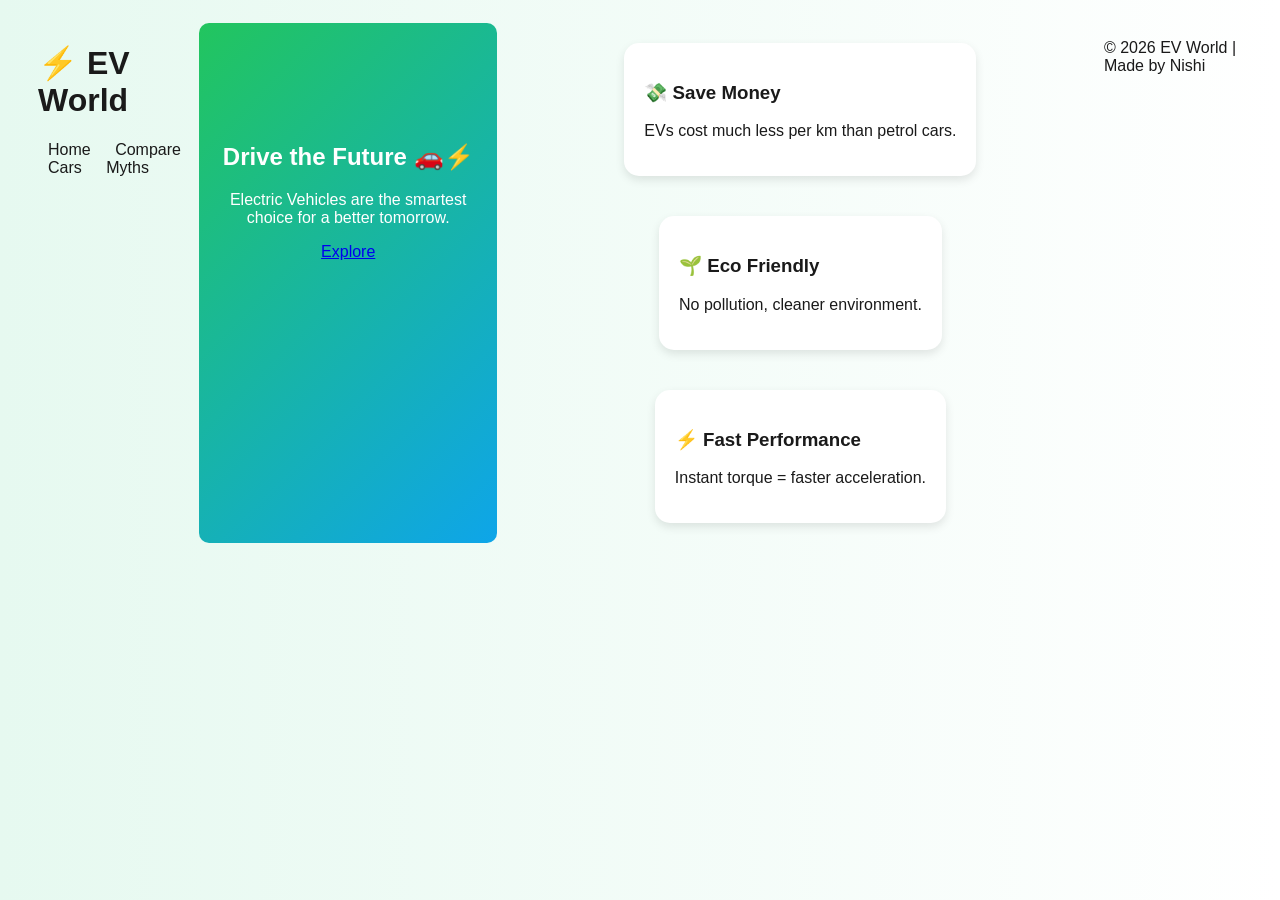
<file: index.html>
<!DOCTYPE html>
<html lang="en">
<head>
<meta charset="UTF-8">
<meta name="viewport" content="width=device-width, initial-scale=1.0">
<title>EV World</title>
<link rel="stylesheet" href="style.css">
</head>
<body>

<header class="navbar">
<h1>⚡ EV World</h1>
<nav>
<a href="index.html">Home</a>
<a href="compare.html">Compare</a>
<a href="cars.html">Cars</a>
<a href="myths.html">Myths</a>
</nav>
</header>

<section class="hero">
<h2>Drive the Future 🚗⚡</h2>
<p>Electric Vehicles are the smartest choice for a better tomorrow.</p>
<a href="explore.html" class="explore-btn">Explore</a>
</section>

<section class="features" id="features">
<div class="card">
<h3>💸 Save Money</h3>
<p>EVs cost much less per km than petrol cars.</p>
</div>
<div class="card">
<h3>🌱 Eco Friendly</h3>
<p>No pollution, cleaner environment.</p>
</div>
<div class="card">
<h3>⚡ Fast Performance</h3>
<p>Instant torque = faster acceleration.</p>
</div>
</section>

<footer>
<p>© 2026 EV World | Made by Nishi</p>
</footer>

<script src="script.js?v=3"></script>
</body>
</html>
</file>
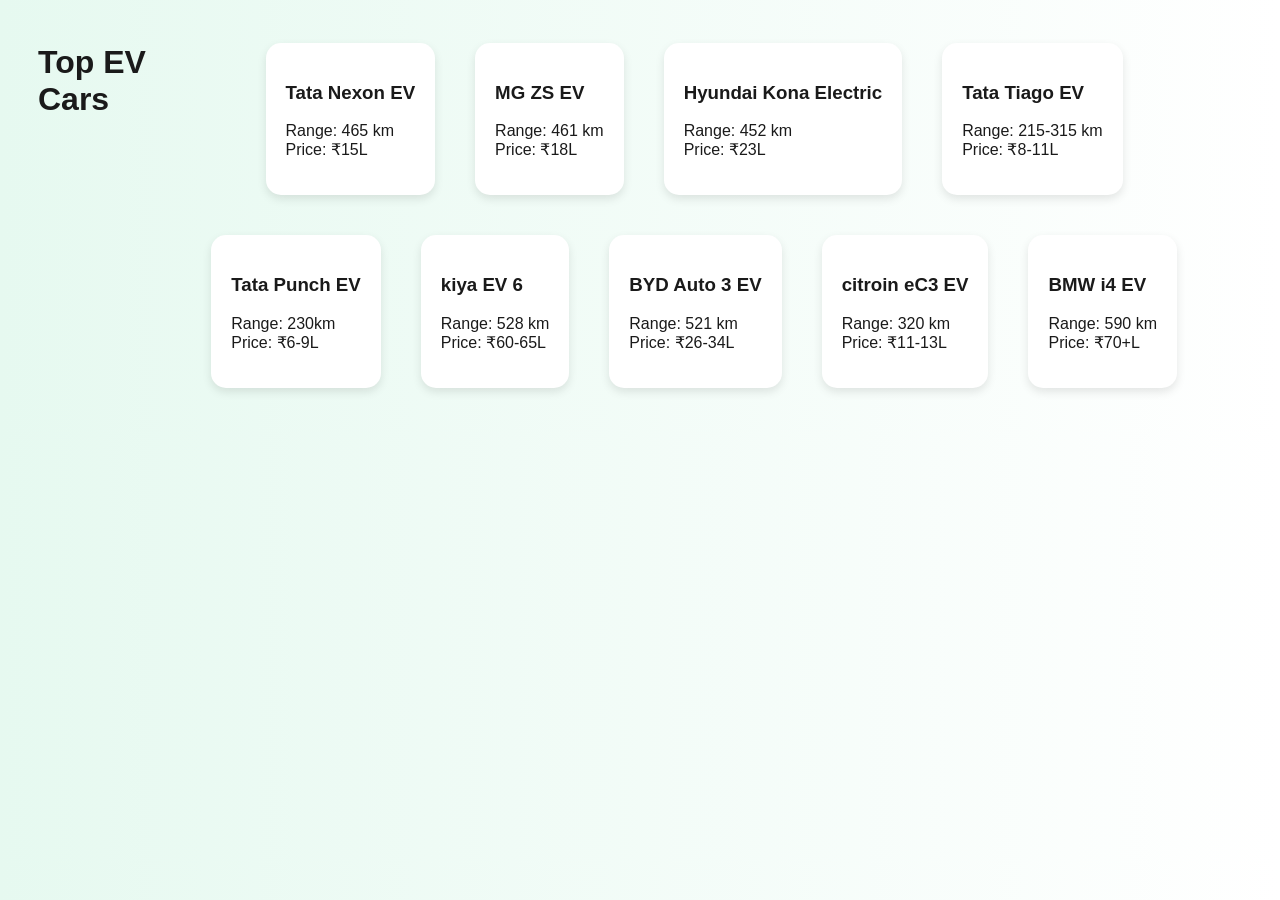
<file: cars.html>
<!DOCTYPE html>
<html lang="en">
<head>
<meta charset="UTF-8">
<meta name="viewport" content="width=device-width, initial-scale=1.0">
<title>Cars</title>
<link rel="stylesheet" href="style.css">
</head>
<body>

<header class="navbar">
<h1>Top EV Cars</h1>
</header>

<section class="grid">
<div class="card">
<h3>Tata Nexon EV</h3>
<p>Range: 465 km<br>Price: ₹15L</p>
</div>
<div class="card">
<h3>MG ZS EV</h3>
<p>Range: 461 km<br>Price: ₹18L</p>
</div>
<div class="card">
<h3>Hyundai Kona Electric</h3>
<p>Range: 452 km<br>Price: ₹23L</p>
</div>
  <div class="card">
<h3>Tata Tiago EV</h3>
<p>Range: 215-315 km<br>Price: ₹8-11L</p>
</div>
  <div class="card">
<h3>Tata Punch EV</h3>
<p>Range: 230km<br>Price: ₹6-9L</p>
</div>
  <div class="card">
<h3>kiya EV 6</h3>
<p>Range: 528 km<br>Price: ₹60-65L</p>
</div>
  <div class="card">
<h3>BYD Auto 3 EV</h3>
<p>Range: 521 km<br>Price: ₹26-34L</p>
</div>
  <div class="card">
<h3>citroin eC3 EV</h3>
<p>Range: 320 km<br>Price: ₹11-13L</p>
</div>
  <div class="card">
<h3>BMW i4 EV</h3>
<p>Range: 590 km<br>Price: ₹70+L</p>
</div>
</section>

</body>
</html>
</file>
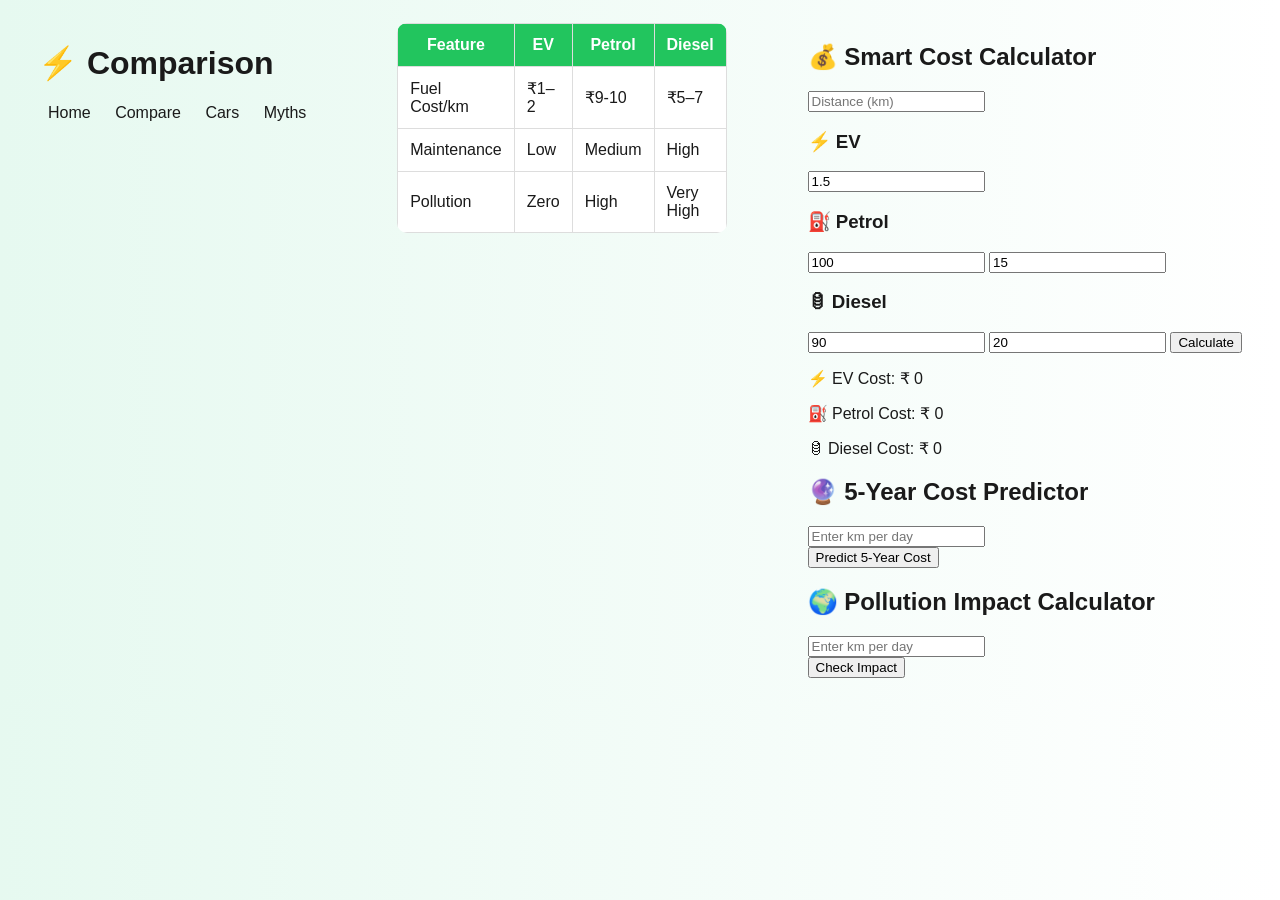
<file: compare.html>
<!DOCTYPE html>
<html lang="en">
<head>
<meta charset="UTF-8">
<meta name="viewport" content="width=device-width, initial-scale=1.0">
<title>Compare</title>
<link rel="stylesheet" href="style.css">
</head>
<body>

<header class="navbar">
<h1>⚡ Comparison</h1>
<nav>
<a href="index.html">Home</a>
<a href="compare.html">Compare</a>
<a href="cars.html">Cars</a>
<a href="myths.html">Myths</a>
</nav>
</header>

<section class="table-section">
<table>
<tr>
<th>Feature</th>
<th>EV</th>
<th>Petrol</th>
<th>Diesel</th>
</tr>
<tr>
<td>Fuel Cost/km</td>
<td>₹1–2</td>
<td>₹9-10</td>
<td>₹5–7</td>
</tr>
<tr>
<td>Maintenance</td>
<td>Low</td>
<td>Medium</td>
<td>High</td>
</tr>
<tr>
<td>Pollution</td>
<td>Zero</td>
<td>High</td>
<td>Very High</td>
</tr>
</table>
</section>

<!-- 🔥 CALCULATOR -->
<section class="calculator">
<h2>💰 Smart Cost Calculator</h2>

<input type="number" id="distance" placeholder="Distance (km)">

<h3>⚡ EV</h3>
<input type="number" id="evCostInput" placeholder="Cost per km (₹)" value="1.5">

<h3>⛽ Petrol</h3>
<input type="number" id="petrolPrice" placeholder="Price per litre (₹)" value="100">
<input type="number" id="petrolMileage" placeholder="Mileage (km/l)" value="15">

<h3>🛢 Diesel</h3>
<input type="number" id="dieselPrice" placeholder="Price per litre (₹)" value="90">
<input type="number" id="dieselMileage" placeholder="Mileage (km/l)" value="20">

<button onclick="calculateCost()">Calculate</button>

<div class="result">
<p>⚡ EV Cost: <span id="evCost">₹ 0</span></p>
<p>⛽ Petrol Cost: <span id="petrolCost">₹ 0</span></p>
<p>🛢 Diesel Cost: <span id="dieselCost">₹ 0</span></p>
</div>
  <h2>🔮 5-Year Cost Predictor</h2>

<input type="number" id="km5" placeholder="Enter km per day">
<br>
<button onclick="predictCost()">Predict 5-Year Cost</button>

<div id="result5" class="cards"></div>
  <h2>🌍 Pollution Impact Calculator</h2>

<input type="number" id="kmPollution" placeholder="Enter km per day">
<br>
<button onclick="calculatePollution()">Check Impact</button>

<div id="pollutionResult" class="cards"></div>
</section>

<!-- IMPORTANT: cache fix -->

<!-- your main JS file -->
<script src="script.js?v=5"></script>

<!-- 5-year predictor script -->
<script>
function predictCost() {
  let km = document.getElementById("km5").value;

  if (km === "") {
    alert("Enter distance!");
    return;
  }

  let evRate = 1.5;
  let petrolRate = 7;
  let dieselRate = 6;

  let totalEV = 0;
  let totalPetrol = 0;
  let totalDiesel = 0;

  for (let year = 1; year <= 5; year++) {
    petrolRate *= 1.08;
    dieselRate *= 1.07;

    let yearlyEV = km * evRate * 365;
    let yearlyPetrol = km * petrolRate * 365;
    let yearlyDiesel = km * dieselRate * 365;

    totalEV += yearlyEV;
    totalPetrol += yearlyPetrol;
    totalDiesel += yearlyDiesel;
  }

  let savePetrol = totalPetrol - totalEV;
  let saveDiesel = totalDiesel - totalEV;

  document.getElementById("result5").innerHTML = `
    <div class="card">
      <h3>⚡ EV (5 Years)</h3>
      <p>₹${Math.round(totalEV)}</p>
    </div>

    <div class="card">
      <h3>⛽ Petrol (5 Years)</h3>
      <p>₹${Math.round(totalPetrol)}</p>
    </div>

    <div class="card">
      <h3>🚛 Diesel (5 Years)</h3>
      <p>₹${Math.round(totalDiesel)}</p>
    </div>

    <div class="card">
      <h3>💰 Savings</h3>
      <p>vs Petrol: ₹${Math.round(savePetrol)}</p>
      <p>vs Diesel: ₹${Math.round(saveDiesel)}</p>
    </div>
  `;
}
</script>
  <script>
function calculatePollution() {
  let km = document.getElementById("kmPollution").value;

  if (!km || km <= 0) {
    alert("Enter valid km");
    return;
  }

  km = Number(km);

  // CO2 emission per km (approx)
  let petrolCO2 = 0.12; // kg/km
  let dieselCO2 = 0.10; // kg/km
  let evCO2 = 0.02; // indirect electricity emission

  // yearly pollution
  let petrolYear = km * petrolCO2 * 365;
  let dieselYear = km * dieselCO2 * 365;
  let evYear = km * evCO2 * 365;

  // trees needed (1 tree absorbs ~21 kg CO2/year)
  let petrolTrees = petrolYear / 21;
  let dieselTrees = dieselYear / 21;

  document.getElementById("pollutionResult").innerHTML = `
    <div class="card">
      <h3>⛽ Petrol Pollution</h3>
      <p>${petrolYear.toFixed(1)} kg CO₂/year</p>
      <p>🌳 Trees needed: ${Math.round(petrolTrees)}</p>
    </div>

    <div class="card">
      <h3>🚛 Diesel Pollution</h3>
      <p>${dieselYear.toFixed(1)} kg CO₂/year</p>
      <p>🌳 Trees needed: ${Math.round(dieselTrees)}</p>
    </div>

    <div class="card">
      <h3>⚡ EV Pollution</h3>
      <p>${evYear.toFixed(1)} kg CO₂/year</p>
      <p>🌱 Much lower impact</p>
    </div>
  `;
}
</script>

</body>
</html>
</file>
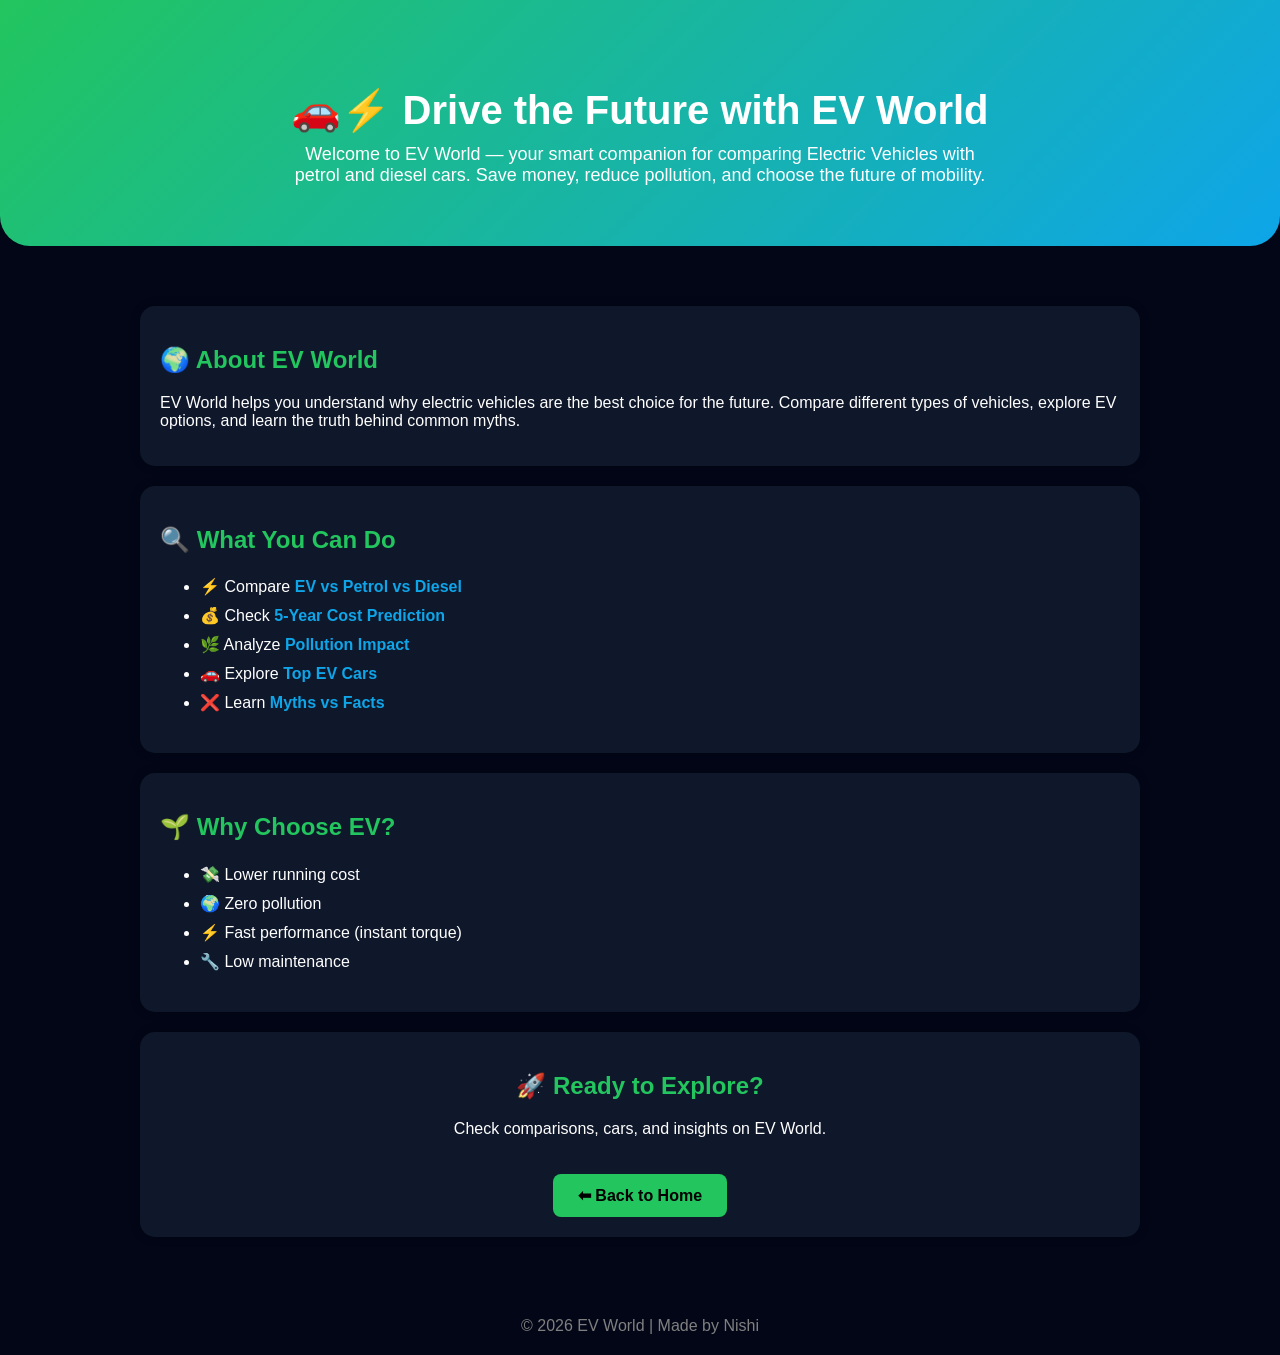
<file: explore.html>
<!DOCTYPE html>
<html lang="en">
<head>
  <meta charset="UTF-8">
  <title>Explore EV World</title>

  <style>
    body {
      margin: 0;
      font-family: Arial, sans-serif;
      background: #020617;
      color: white;
    }

    header {
      text-align: center;
      padding: 60px 20px;
      background: linear-gradient(135deg,#22c55e,#0ea5e9);
      border-radius: 0 0 30px 30px;
    }

    header h1 {
      font-size: 40px;
      margin-bottom: 10px;
    }

    header p {
      font-size: 18px;
      max-width: 700px;
      margin: auto;
    }

    section {
      padding: 40px 20px;
      max-width: 1000px;
      margin: auto;
    }

    .card {
      background: #0f172a;
      padding: 20px;
      margin: 20px 0;
      border-radius: 15px;
      box-shadow: 0 0 10px rgba(0,0,0,0.3);
    }

    h2 {
      color: #22c55e;
    }

    ul {
      line-height: 1.8;
    }

    .highlight {
      color: #0ea5e9;
      font-weight: bold;
    }

    .btn {
      display: inline-block;
      margin-top: 20px;
      padding: 12px 25px;
      background: #22c55e;
      color: black;
      text-decoration: none;
      border-radius: 8px;
      font-weight: bold;
    }

    footer {
      text-align: center;
      padding: 20px;
      color: gray;
    }
  </style>
</head>

<body>

  <!-- HERO SECTION -->
  <header>
    <h1>🚗⚡ Drive the Future with EV World</h1>
    <p>
      Welcome to EV World — your smart companion for comparing Electric Vehicles with petrol and diesel cars.
      Save money, reduce pollution, and choose the future of mobility.
    </p>
  </header>

  <!-- INTRO -->
  <section>
    <div class="card">
      <h2>🌍 About EV World</h2>
      <p>
        EV World helps you understand why electric vehicles are the best choice for the future.
        Compare different types of vehicles, explore EV options, and learn the truth behind common myths.
      </p>
    </div>

    <!-- FEATURES -->
    <div class="card">
      <h2>🔍 What You Can Do</h2>
      <ul>
        <li>⚡ Compare <span class="highlight">EV vs Petrol vs Diesel</span></li>
        <li>💰 Check <span class="highlight">5-Year Cost Prediction</span></li>
        <li>🌿 Analyze <span class="highlight">Pollution Impact</span></li>
        <li>🚗 Explore <span class="highlight">Top EV Cars</span></li>
        <li>❌ Learn <span class="highlight">Myths vs Facts</span></li>
      </ul>
    </div>

    <!-- WHY EV -->
    <div class="card">
      <h2>🌱 Why Choose EV?</h2>
      <ul>
        <li>💸 Lower running cost</li>
        <li>🌍 Zero pollution</li>
        <li>⚡ Fast performance (instant torque)</li>
        <li>🔧 Low maintenance</li>
      </ul>
    </div>

    <!-- CTA -->
    <div class="card" style="text-align:center;">
      <h2>🚀 Ready to Explore?</h2>
      <p>Check comparisons, cars, and insights on EV World.</p>

      <a href="index.html" class="btn">⬅ Back to Home</a>
    </div>

  </section>

  <!-- FOOTER -->
  <footer>
    © 2026 EV World | Made by Nishi
  </footer>

</body>
</html>
</file>
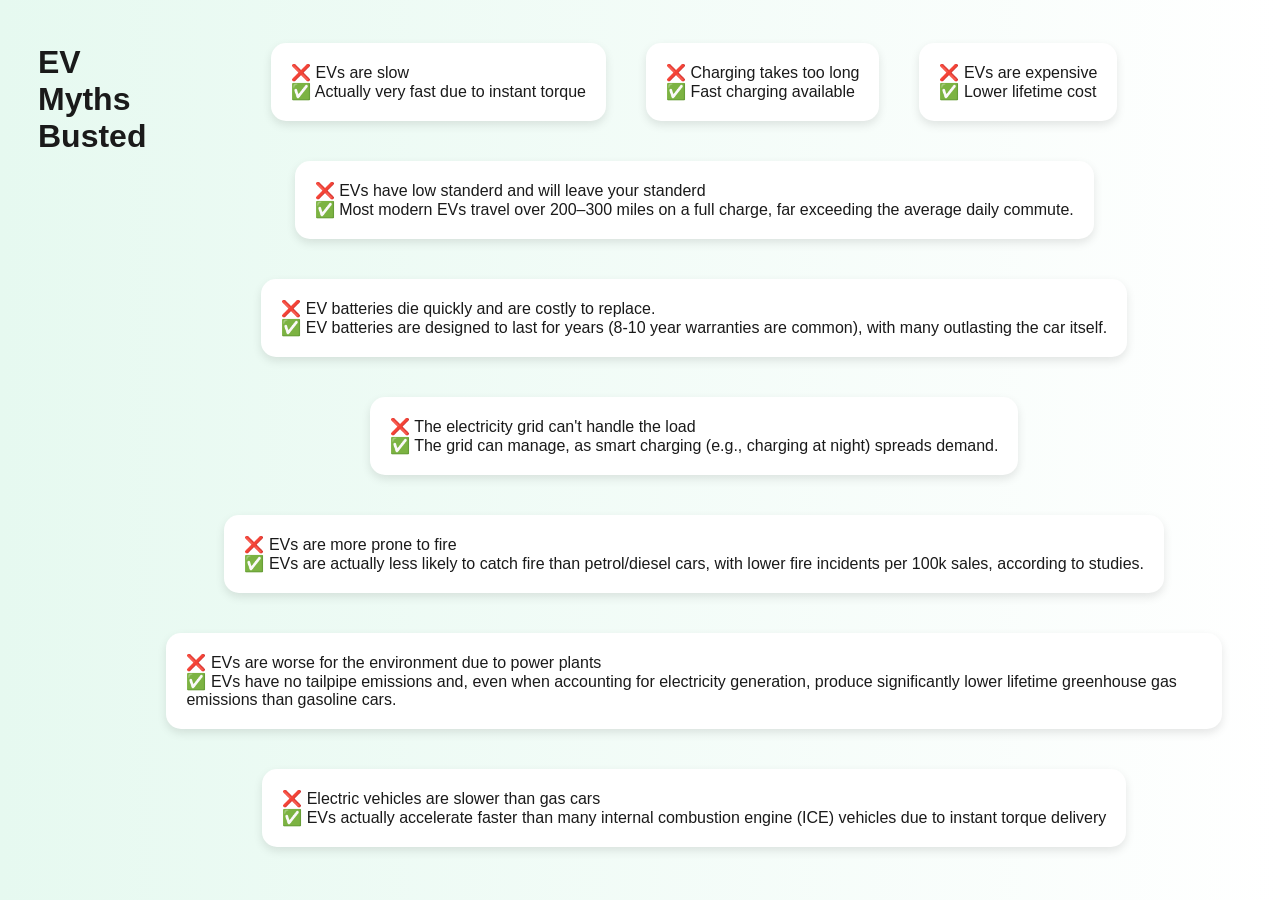
<file: myths.html>
<!DOCTYPE html>
<html lang="en">
<head>
<meta charset="UTF-8">
<meta name="viewport" content="width=device-width, initial-scale=1.0">
<title>Myths</title>
<link rel="stylesheet" href="style.css">
</head>
<body>

<header class="navbar">
<h1>EV Myths Busted</h1>
</header>

<section class="grid">
<div class="card">
❌ EVs are slow<br>✅ Actually very fast due to instant torque
</div>
<div class="card">
❌ Charging takes too long<br>✅ Fast charging available
</div>
<div class="card">
❌ EVs are expensive<br>✅ Lower lifetime cost
</div>
  <div class="card">
❌ EVs have low standerd and will leave your standerd<br>✅ Most modern EVs travel over 200–300 miles on a full charge, far exceeding the average daily commute.
</div>
  <div class="card">
❌ EV batteries die quickly and are costly to replace.<br>✅ EV batteries are designed to last for years (8-10 year warranties are common), with many outlasting the car itself.
</div>
  <div class="card">
❌ The electricity grid can't handle the load<br>✅ The grid can manage, as smart charging (e.g., charging at night) spreads demand.
</div>
  <div class="card">
❌ EVs are more prone to fire <br>✅  EVs are actually less likely to catch fire than petrol/diesel cars, with lower fire incidents per 100k sales, according to studies.
</div>
  <div class="card">
❌ EVs are worse for the environment due to power plants<br>✅  EVs have no tailpipe emissions and, even when accounting for electricity generation, produce significantly lower lifetime greenhouse gas emissions than gasoline cars.
</div>
  <div class="card">
❌ Electric vehicles are slower than gas cars<br>✅  EVs actually accelerate faster than many internal combustion engine (ICE) vehicles due to instant torque delivery
</div>
</section>
</body>
</html>
</file>
<file: style.css>
/* Body */
body {
    display: flex;
    justify-content: space-between;
    padding: 15px 30px;
    background: linear-gradient(to right, #e6f9f0, #ffffff);
    color: #1a1a1a;
    font-family: Arial, sans-serif;
}

/* Navbar */
nav a {
    color: #1a1a1a;
    margin: 10px;
    text-decoration: none;
    font-weight: 500;
}

/* Hero Section */
.hero {
    text-align: center;
    padding: 100px 20px;
    background: linear-gradient(135deg, #22c55e, #0ea5e9);
    color: white;
    border-radius: 10px;
}

/* Button Fix (IMPORTANT: "light blue" is invalid ❌) */
.hero button {
    padding: 10px 20px;
    border: none;
    background: #0ea5e9;
    color: white;
    cursor: pointer;
    border-radius: 5px;
}

.hero button:hover {
    background: #0284c7;
}

/* Features & Grid */
.features {
    display: flex;
    justify-content: center;
    flex-wrap: wrap;
}

.grid {
    display: flex;
    flex-wrap: wrap;
    justify-content: center;
}

/* Cards (FIXED for light theme) */
.card {
    background: white;
    color: #1a1a1a;
    padding: 20px;
    margin: 20px;
    border-radius: 15px;
    transition: 0.3s;
    box-shadow: 0 4px 10px rgba(0,0,0,0.1);
}

.card:hover {
    transform: scale(1.05);
}

/* Table Fix */
table {
    width: 80%;
    margin: auto;
    border-collapse: collapse;
    background: white;
    color: #1a1a1a;
    border-radius: 10px;
    overflow: hidden;
}

th {
    background: #22c55e;
    color: white;
}

th, td {
    border: 1px solid #ddd;
    padding: 12px;
}

/* Responsive */
@media(max-width:768px){
    .features, .grid{
        flex-direction: column;
        align-items: center;
    }
.explore-btn {
  padding: 10px 20px;
  background: #0ea5e9;
  color: white;
  text-decoration: none;
  border-radius: 8px;
}
}
</file>
